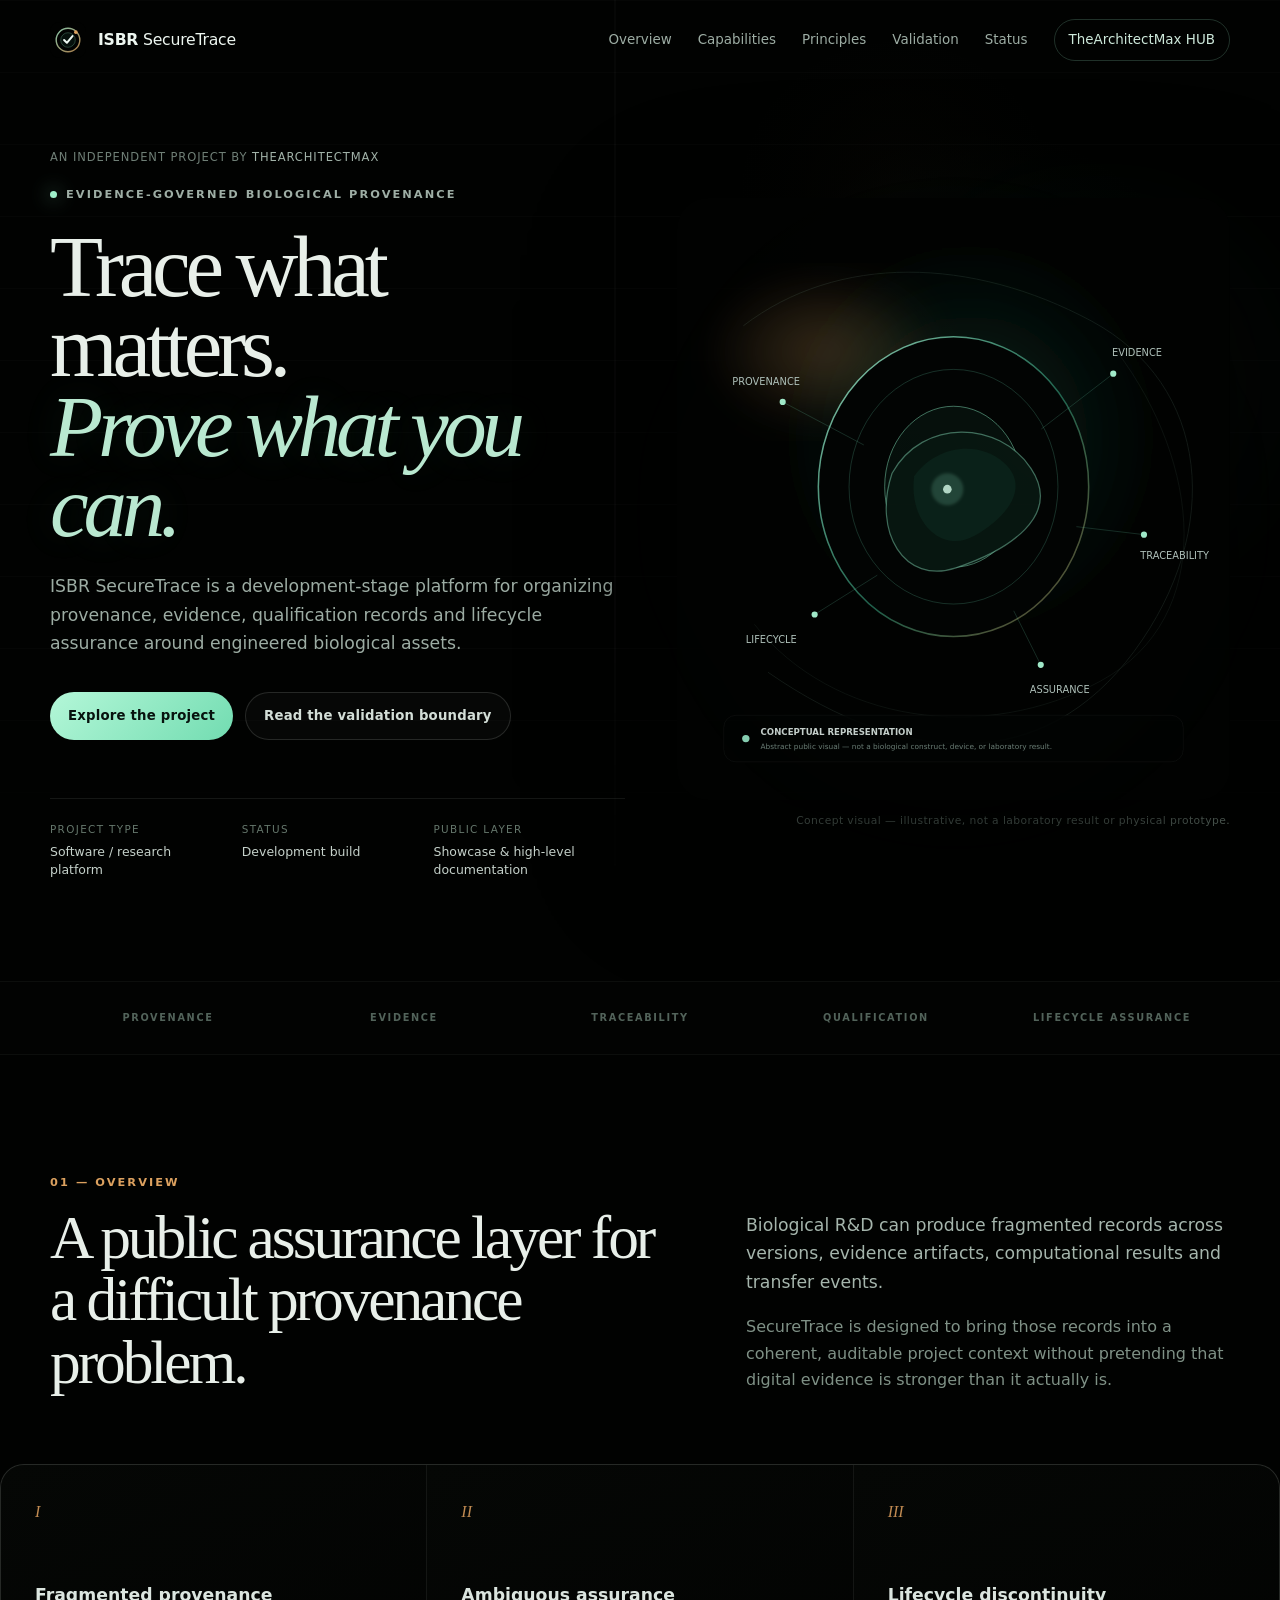
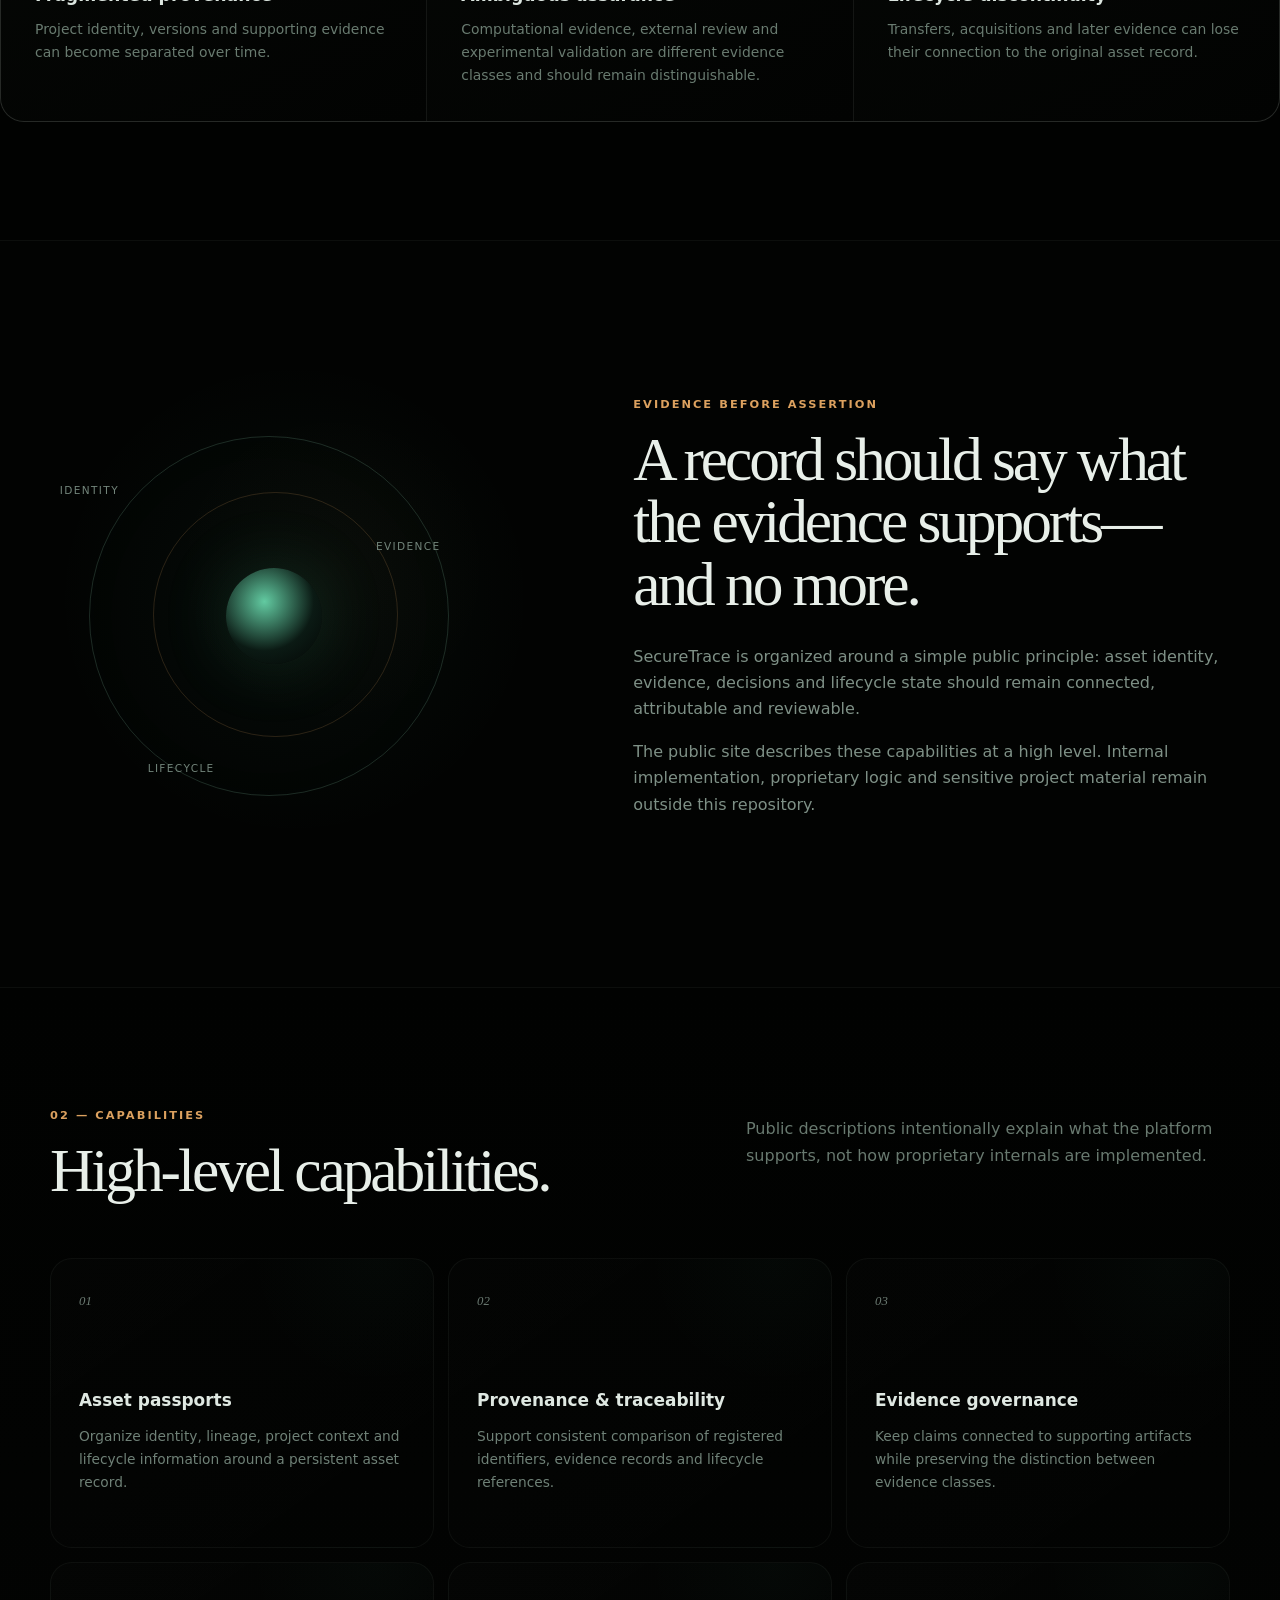
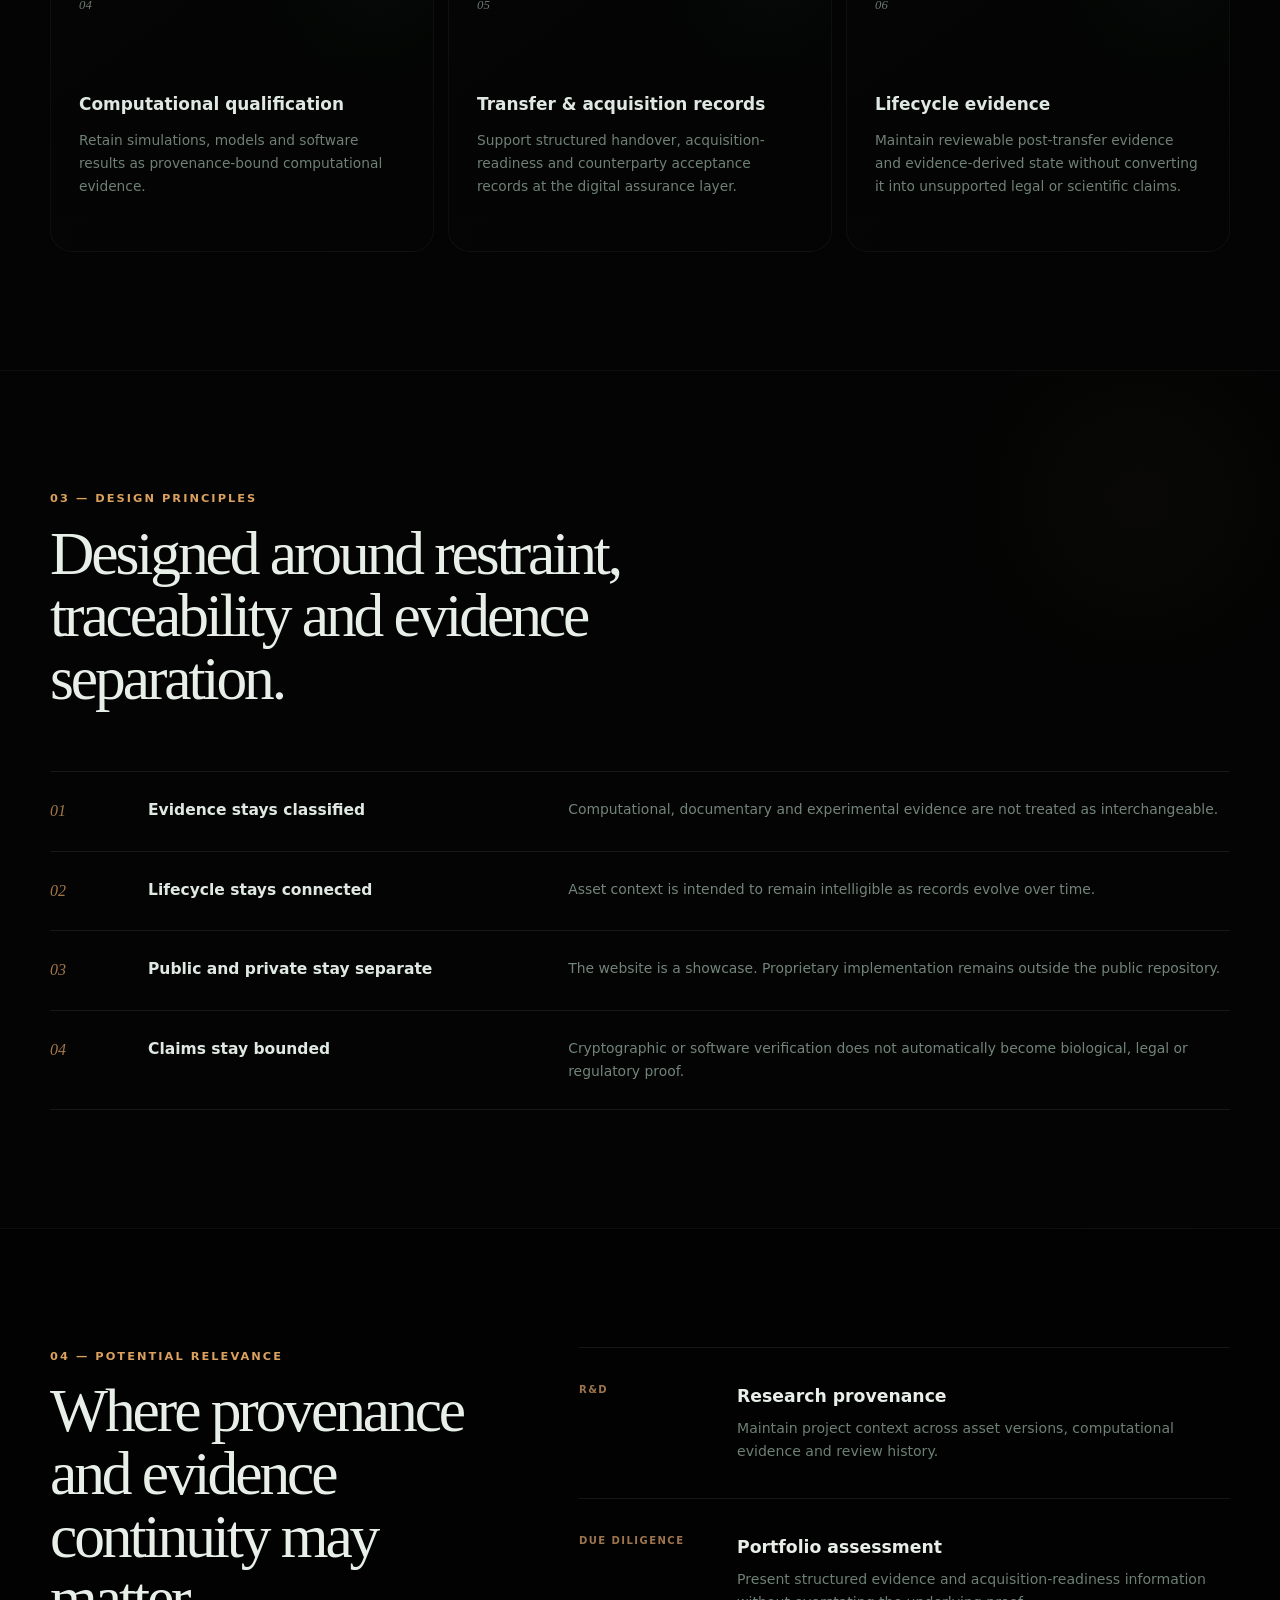
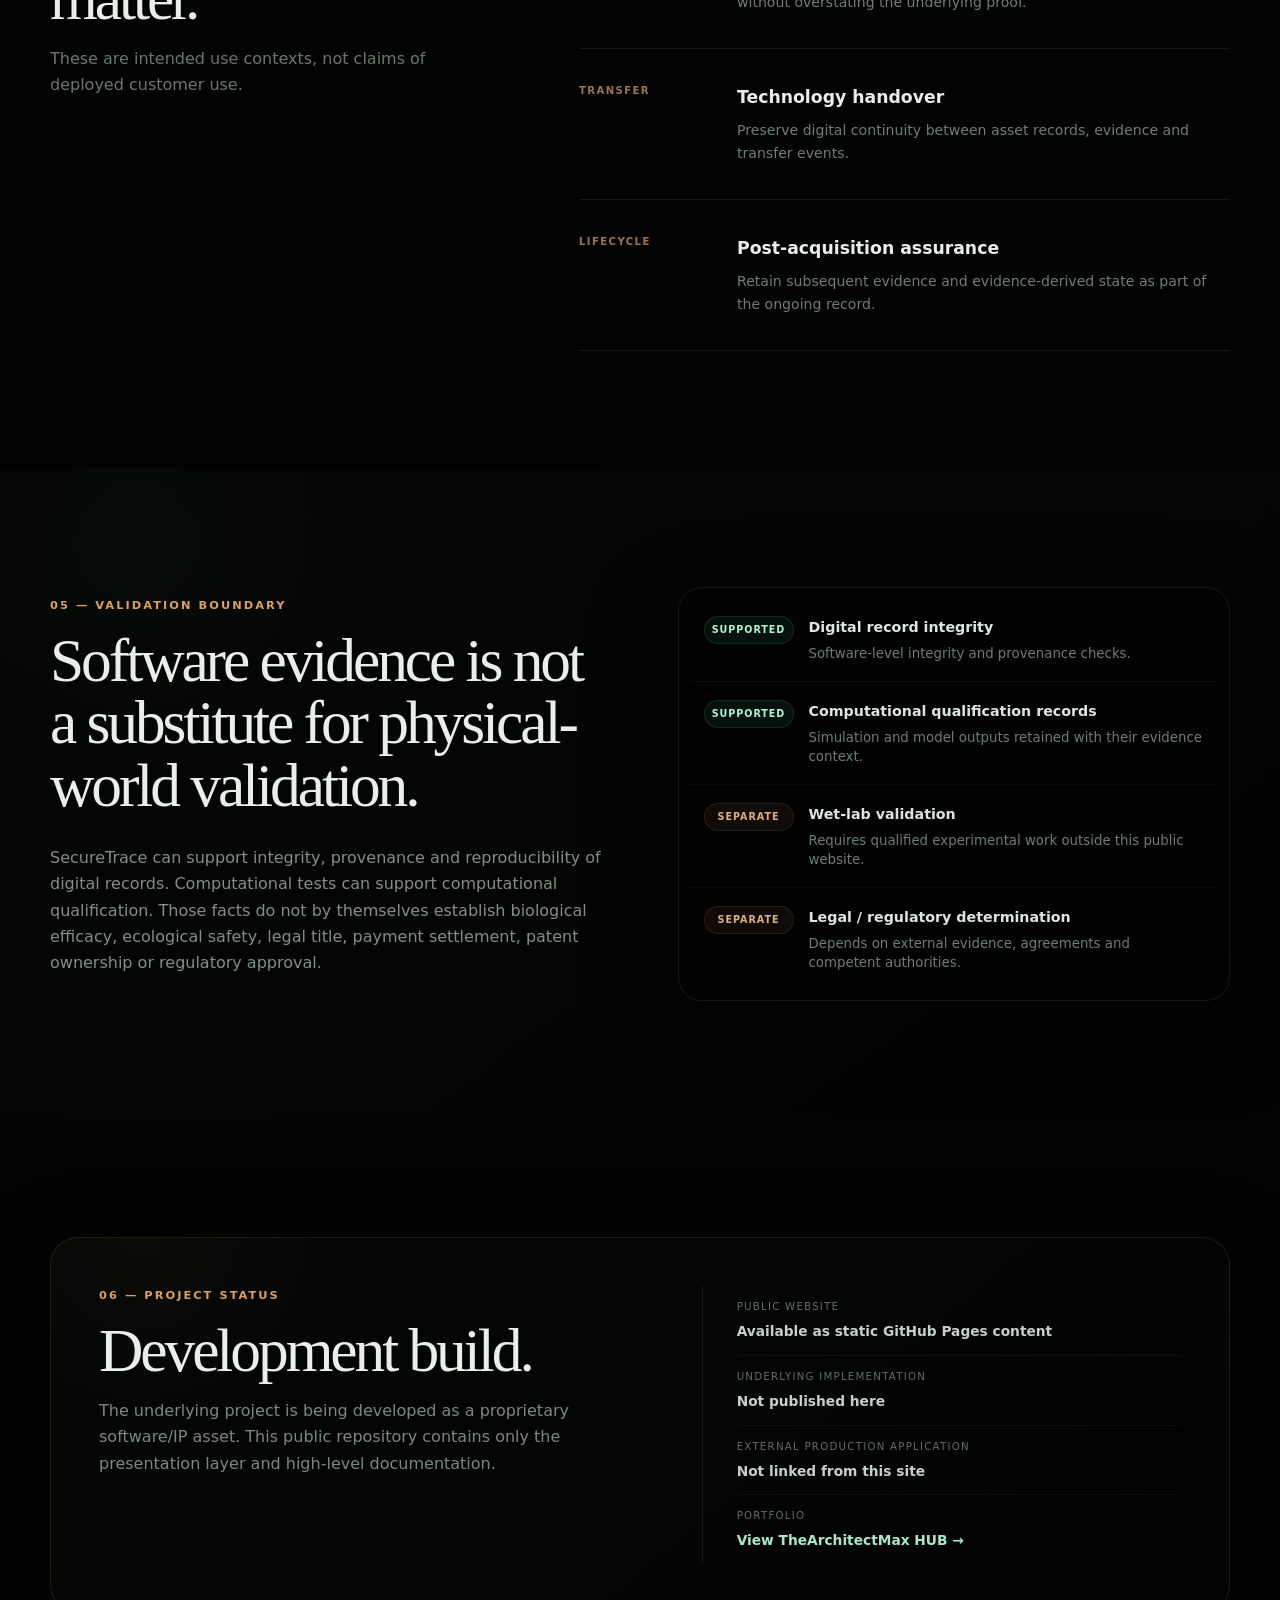
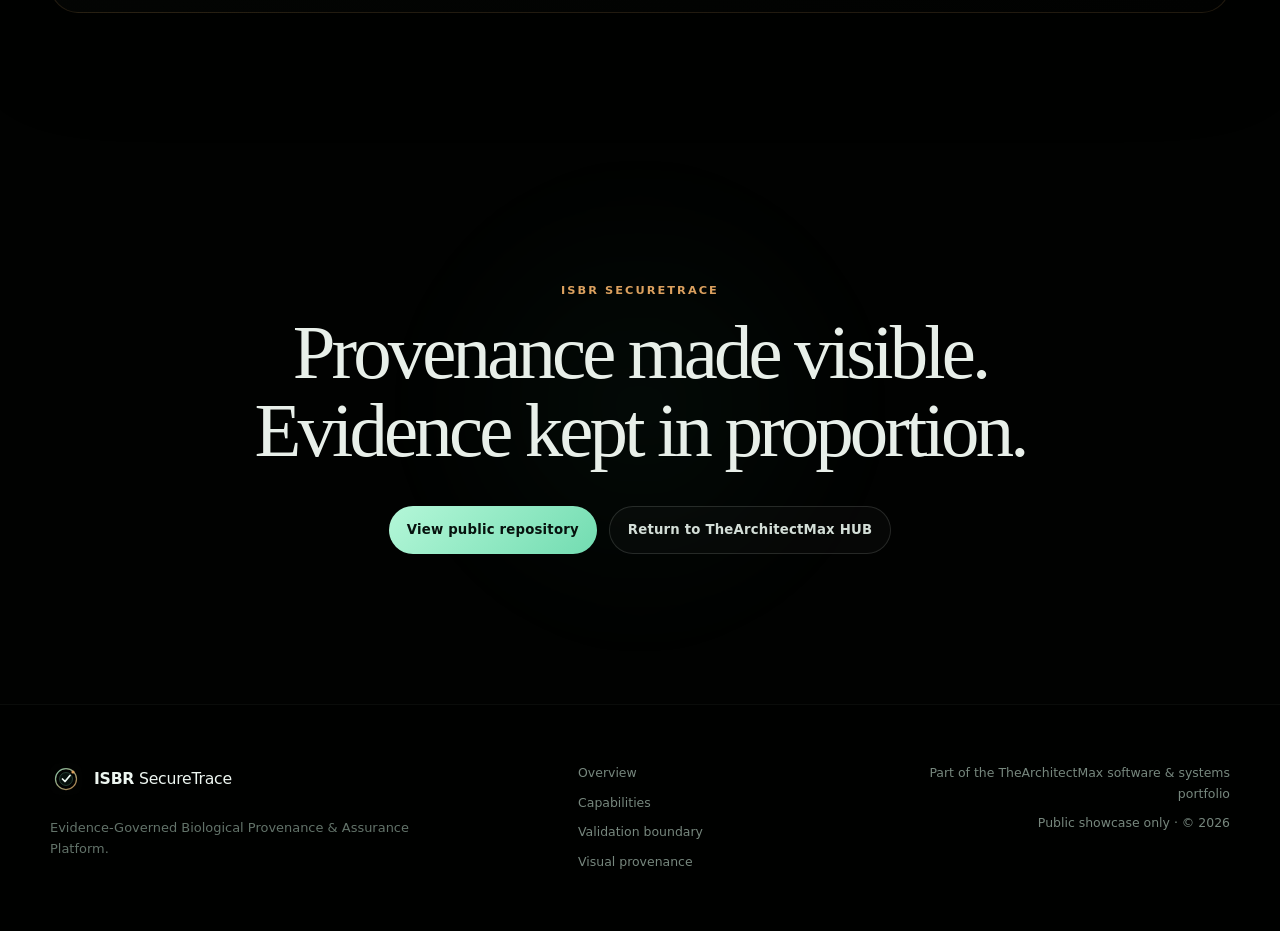
<file: index.html>
<!doctype html>
<html lang="en">
<head>
  <meta charset="utf-8">
  <meta name="viewport" content="width=device-width,initial-scale=1">
  <meta name="description" content="ISBR SecureTrace is a development-stage evidence-governed platform for biological asset provenance, traceability, computational qualification and lifecycle assurance.">
  <meta name="theme-color" content="#010201">
  <link rel="canonical" href="https://thearchitect-max.github.io/ISBR-SecureTrace-Website/">
  <link rel="manifest" href="site.webmanifest">
  <meta property="og:title" content="ISBR SecureTrace">
  <meta property="og:description" content="Evidence-Governed Biological Provenance & Assurance Platform">
  <meta property="og:type" content="website">
  <meta property="og:url" content="https://thearchitect-max.github.io/ISBR-SecureTrace-Website/">
  <title>ISBR SecureTrace — Biological Provenance & Assurance</title>
  <link rel="icon" href="assets/mark.svg" type="image/svg+xml">
  <link rel="stylesheet" href="styles.css">
  <script defer src="script.js"></script>
</head>
<body>
  <a class="skip-link" href="#main">Skip to content</a>

  <header class="site-header" data-header>
    <div class="shell nav-wrap">
      <a class="brand" href="#top" aria-label="ISBR SecureTrace home">
        <img src="assets/mark.svg" alt="" width="36" height="36">
        <span><strong>ISBR</strong> SecureTrace</span>
      </a>
      <button class="nav-toggle" type="button" aria-label="Toggle navigation" aria-expanded="false" data-nav-toggle>
        <span></span><span></span><span></span>
      </button>
      <nav class="nav" data-nav aria-label="Primary navigation">
        <a href="#overview">Overview</a>
        <a href="#capabilities">Capabilities</a>
        <a href="#principles">Principles</a>
        <a href="#validation">Validation</a>
        <a href="#status">Status</a>
        <a class="nav-cta" href="https://thearchitect-max.github.io/MyProjects/">TheArchitectMax HUB</a>
      </nav>
    </div>
  </header>

  <main id="main">
    <section class="hero" id="top">
      <div class="hero-atmosphere" aria-hidden="true"></div>
      <div class="shell hero-grid">
        <div class="hero-copy">
          <p class="family-line">An independent project by <a href="https://thearchitect-max.github.io/MyProjects/">TheArchitectMax</a></p>
          <p class="eyebrow"><span class="signal"></span> Evidence-governed biological provenance</p>
          <h1>Trace what matters.<br><em>Prove what you can.</em></h1>
          <p class="hero-lede">
            ISBR SecureTrace is a development-stage platform for organizing provenance, evidence,
            qualification records and lifecycle assurance around engineered biological assets.
          </p>
          <div class="hero-actions">
            <a class="button primary" href="#overview">Explore the project</a>
            <a class="button secondary" href="#validation">Read the validation boundary</a>
          </div>
          <dl class="hero-meta" aria-label="Project summary">
            <div><dt>Project type</dt><dd>Software / research platform</dd></div>
            <div><dt>Status</dt><dd>Development build</dd></div>
            <div><dt>Public layer</dt><dd>Showcase & high-level documentation</dd></div>
          </dl>
        </div>

        <figure class="hero-visual">
          <div class="visual-glow" aria-hidden="true"></div>
          <img src="assets/securetrace-concept.svg"
               width="900" height="980"
               alt="Conceptual illustration of a biological asset surrounded by provenance, evidence, traceability and lifecycle assurance nodes.">
          <figcaption>Concept visual — illustrative, not a laboratory result or physical prototype.</figcaption>
        </figure>
      </div>
    </section>

    <section class="quiet-strip" aria-label="Platform focus">
      <div class="shell quiet-grid">
        <span>PROVENANCE</span><span>EVIDENCE</span><span>TRACEABILITY</span><span>QUALIFICATION</span><span>LIFECYCLE ASSURANCE</span>
      </div>
    </section>

    <section class="section intro" id="overview">
      <div class="shell split-heading">
        <div>
          <p class="kicker">01 — Overview</p>
          <h2>A public assurance layer for a difficult provenance problem.</h2>
        </div>
        <div class="editorial-copy">
          <p class="lead">Biological R&amp;D can produce fragmented records across versions, evidence artifacts, computational results and transfer events.</p>
          <p>SecureTrace is designed to bring those records into a coherent, auditable project context without pretending that digital evidence is stronger than it actually is.</p>
        </div>
      </div>

      <div class="problem-grid">
        <article>
          <span class="roman">I</span>
          <h3>Fragmented provenance</h3>
          <p>Project identity, versions and supporting evidence can become separated over time.</p>
        </article>
        <article>
          <span class="roman">II</span>
          <h3>Ambiguous assurance</h3>
          <p>Computational evidence, external review and experimental validation are different evidence classes and should remain distinguishable.</p>
        </article>
        <article>
          <span class="roman">III</span>
          <h3>Lifecycle discontinuity</h3>
          <p>Transfers, acquisitions and later evidence can lose their connection to the original asset record.</p>
        </article>
      </div>
    </section>

    <section class="section visual-story" aria-labelledby="story-title">
      <div class="shell story-grid">
        <div class="story-orbit" aria-hidden="true">
          <div class="orbit orbit-a"></div>
          <div class="orbit orbit-b"></div>
          <div class="orbit-core"></div>
          <span class="orbit-label label-a">Identity</span>
          <span class="orbit-label label-b">Evidence</span>
          <span class="orbit-label label-c">Lifecycle</span>
        </div>
        <div class="story-copy">
          <p class="kicker">Evidence before assertion</p>
          <h2 id="story-title">A record should say what the evidence supports—and no more.</h2>
          <p>
            SecureTrace is organized around a simple public principle: asset identity, evidence,
            decisions and lifecycle state should remain connected, attributable and reviewable.
          </p>
          <p>
            The public site describes these capabilities at a high level. Internal implementation,
            proprietary logic and sensitive project material remain outside this repository.
          </p>
        </div>
      </div>
    </section>

    <section class="section capabilities" id="capabilities">
      <div class="shell">
        <div class="split-heading compact">
          <div>
            <p class="kicker">02 — Capabilities</p>
            <h2>High-level capabilities.</h2>
          </div>
          <p class="side-note">Public descriptions intentionally explain what the platform supports, not how proprietary internals are implemented.</p>
        </div>

        <div class="capability-grid">
          <article class="capability-card">
            <span class="cap-index">01</span>
            <h3>Asset passports</h3>
            <p>Organize identity, lineage, project context and lifecycle information around a persistent asset record.</p>
          </article>
          <article class="capability-card">
            <span class="cap-index">02</span>
            <h3>Provenance & traceability</h3>
            <p>Support consistent comparison of registered identifiers, evidence records and lifecycle references.</p>
          </article>
          <article class="capability-card">
            <span class="cap-index">03</span>
            <h3>Evidence governance</h3>
            <p>Keep claims connected to supporting artifacts while preserving the distinction between evidence classes.</p>
          </article>
          <article class="capability-card">
            <span class="cap-index">04</span>
            <h3>Computational qualification</h3>
            <p>Retain simulations, models and software results as provenance-bound computational evidence.</p>
          </article>
          <article class="capability-card">
            <span class="cap-index">05</span>
            <h3>Transfer & acquisition records</h3>
            <p>Support structured handover, acquisition-readiness and counterparty acceptance records at the digital assurance layer.</p>
          </article>
          <article class="capability-card">
            <span class="cap-index">06</span>
            <h3>Lifecycle evidence</h3>
            <p>Maintain reviewable post-transfer evidence and evidence-derived state without converting it into unsupported legal or scientific claims.</p>
          </article>
        </div>
      </div>
    </section>

    <section class="section principles" id="principles">
      <div class="shell">
        <div class="principle-head">
          <p class="kicker">03 — Design principles</p>
          <h2>Designed around restraint, traceability and evidence separation.</h2>
        </div>
        <div class="principle-list">
          <div class="principle">
            <span>01</span><strong>Evidence stays classified</strong>
            <p>Computational, documentary and experimental evidence are not treated as interchangeable.</p>
          </div>
          <div class="principle">
            <span>02</span><strong>Lifecycle stays connected</strong>
            <p>Asset context is intended to remain intelligible as records evolve over time.</p>
          </div>
          <div class="principle">
            <span>03</span><strong>Public and private stay separate</strong>
            <p>The website is a showcase. Proprietary implementation remains outside the public repository.</p>
          </div>
          <div class="principle">
            <span>04</span><strong>Claims stay bounded</strong>
            <p>Cryptographic or software verification does not automatically become biological, legal or regulatory proof.</p>
          </div>
        </div>
      </div>
    </section>

    <section class="section use-cases" id="use-cases">
      <div class="shell use-layout">
        <div class="sticky-copy">
          <p class="kicker">04 — Potential relevance</p>
          <h2>Where provenance and evidence continuity may matter.</h2>
          <p>These are intended use contexts, not claims of deployed customer use.</p>
        </div>
        <div class="use-stack">
          <article><span>R&amp;D</span><h3>Research provenance</h3><p>Maintain project context across asset versions, computational evidence and review history.</p></article>
          <article><span>DUE DILIGENCE</span><h3>Portfolio assessment</h3><p>Present structured evidence and acquisition-readiness information without overstating the underlying proof.</p></article>
          <article><span>TRANSFER</span><h3>Technology handover</h3><p>Preserve digital continuity between asset records, evidence and transfer events.</p></article>
          <article><span>LIFECYCLE</span><h3>Post-acquisition assurance</h3><p>Retain subsequent evidence and evidence-derived state as part of the ongoing record.</p></article>
        </div>
      </div>
    </section>

    <section class="section validation" id="validation">
      <div class="shell validation-grid">
        <div class="validation-copy">
          <p class="kicker">05 — Validation boundary</p>
          <h2>Software evidence is not a substitute for physical-world validation.</h2>
          <p>
            SecureTrace can support integrity, provenance and reproducibility of digital records.
            Computational tests can support computational qualification. Those facts do not by themselves
            establish biological efficacy, ecological safety, legal title, payment settlement, patent ownership or regulatory approval.
          </p>
        </div>
        <div class="boundary-table" role="table" aria-label="Validation boundary">
          <div class="boundary-row" role="row"><span class="state supported">Supported</span><div><strong>Digital record integrity</strong><small>Software-level integrity and provenance checks.</small></div></div>
          <div class="boundary-row" role="row"><span class="state supported">Supported</span><div><strong>Computational qualification records</strong><small>Simulation and model outputs retained with their evidence context.</small></div></div>
          <div class="boundary-row" role="row"><span class="state separate">Separate</span><div><strong>Wet-lab validation</strong><small>Requires qualified experimental work outside this public website.</small></div></div>
          <div class="boundary-row" role="row"><span class="state separate">Separate</span><div><strong>Legal / regulatory determination</strong><small>Depends on external evidence, agreements and competent authorities.</small></div></div>
        </div>
      </div>
    </section>

    <section class="section status-section" id="status">
      <div class="shell status-card">
        <div>
          <p class="kicker">06 — Project status</p>
          <h2>Development build.</h2>
          <p>
            The underlying project is being developed as a proprietary software/IP asset.
            This public repository contains only the presentation layer and high-level documentation.
          </p>
        </div>
        <div class="status-facts">
          <div><span>Public website</span><strong>Available as static GitHub Pages content</strong></div>
          <div><span>Underlying implementation</span><strong>Not published here</strong></div>
          <div><span>External production application</span><strong>Not linked from this site</strong></div>
          <div><span>Portfolio</span><strong><a href="https://thearchitect-max.github.io/MyProjects/">View TheArchitectMax HUB →</a></strong></div>
        </div>
      </div>
    </section>

    <section class="section closing">
      <div class="shell closing-inner">
        <p class="kicker">ISBR SecureTrace</p>
        <h2>Provenance made visible.<br>Evidence kept in proportion.</h2>
        <div class="closing-actions">
          <a class="button primary" href="https://github.com/TheArchitect-max/ISBR-SecureTrace-Website">View public repository</a>
          <a class="button secondary" href="https://thearchitect-max.github.io/MyProjects/">Return to TheArchitectMax HUB</a>
        </div>
      </div>
    </section>
  </main>

  <footer>
    <div class="shell footer-grid">
      <div class="footer-brand-block">
        <a class="brand" href="#top">
          <img src="assets/mark.svg" alt="" width="32" height="32">
          <span><strong>ISBR</strong> SecureTrace</span>
        </a>
        <p>Evidence-Governed Biological Provenance &amp; Assurance Platform.</p>
      </div>
      <div class="footer-links">
        <a href="#overview">Overview</a>
        <a href="#capabilities">Capabilities</a>
        <a href="#validation">Validation boundary</a>
        <a href="IMAGE_CREDITS.md">Visual provenance</a>
      </div>
      <div class="footer-note">
        <span>Part of the TheArchitectMax software &amp; systems portfolio</span>
        <span>Public showcase only · © <span data-year></span></span>
      </div>
    </div>
  </footer>
</body>
</html>
</file>
<file: styles.css>
:root{
  --black:#010201;
  --black-soft:#030504;
  --charcoal:#070a08;
  --charcoal-2:#0a0e0b;
  --ivory:#e8efe9;
  --mist:#a7b5ad;
  --muted:#788980;
  --jade:#9ff0cb;
  --jade-strong:#48c99b;
  --amber:#dca15f;
  --amber-soft:#f0c38b;
  --line:rgba(226,239,231,.085);
  --line-soft:rgba(226,239,231,.045);
  --glass:rgba(4,7,5,.88);
  --radius:26px;
  --shadow:0 30px 90px rgba(0,0,0,.42);
}
*{box-sizing:border-box}
html{scroll-behavior:smooth;background:var(--black)}
body{
  margin:0;
  color:var(--ivory);
  background:
    radial-gradient(circle at 14% 10%,rgba(220,161,95,.018),transparent 20rem),
    radial-gradient(circle at 86% 34%,rgba(72,201,155,.014),transparent 24rem),
    var(--black);
  font-family:Inter,ui-sans-serif,system-ui,-apple-system,BlinkMacSystemFont,"Segoe UI",sans-serif;
  line-height:1.65;
  -webkit-font-smoothing:antialiased;
  text-rendering:optimizeLegibility;
}
a{color:inherit;text-decoration:none}
img{display:block;max-width:100%}
button{font:inherit}
::selection{background:rgba(159,240,203,.22);color:#fff}
.shell{width:min(1180px,calc(100% - 44px));margin-inline:auto}
.skip-link{
  position:fixed;left:18px;top:-90px;z-index:9999;
  background:var(--ivory);color:#07100c;padding:11px 15px;border-radius:8px;font-weight:800
}
.skip-link:focus{top:16px}
a:focus-visible,button:focus-visible{outline:2px solid var(--amber-soft);outline-offset:4px;border-radius:6px}

.site-header{
  position:fixed;inset:0 0 auto;z-index:100;
  border-bottom:1px solid transparent;
  transition:background .25s ease,border-color .25s ease;
}
.site-header.scrolled{
  background:rgba(1,2,1,.94);
  backdrop-filter:blur(18px);
  border-bottom-color:var(--line-soft);
}
.nav-wrap{height:80px;display:flex;align-items:center;justify-content:space-between}
.brand{display:inline-flex;align-items:center;gap:12px;color:#edf6f0;letter-spacing:-.015em;font-size:.98rem}
.brand span{white-space:nowrap}
.brand strong{font-weight:850}
.nav{display:flex;align-items:center;gap:26px;color:#9dadA4;font-size:.84rem}
.nav a{transition:color .2s ease}
.nav a:hover{color:#f5faf6}
.nav-cta{padding:9px 14px;border:1px solid rgba(159,240,203,.2);border-radius:999px;color:#cde8da!important}
.nav-toggle{display:none;background:transparent;border:0;width:44px;height:44px;padding:10px}
.nav-toggle span{display:block;height:2px;background:#f1f6f2;margin:5px 0;border-radius:2px}

.hero{
  position:relative;min-height:900px;padding:148px 0 102px;overflow:hidden;
  background:
    linear-gradient(90deg,rgba(1,2,1,.995) 0%,rgba(1,2,1,.96) 46%,rgba(1,2,1,.70) 69%,rgba(1,2,1,.88) 100%),
    radial-gradient(circle at 77% 36%,rgba(91,218,167,.12),transparent 14rem),
    radial-gradient(circle at 70% 20%,rgba(220,161,95,.055),transparent 10rem),
    #010201;
}
.hero:before{
  content:"";position:absolute;inset:0;pointer-events:none;
  background:
    linear-gradient(90deg,transparent 0 48%,rgba(255,255,255,.025) 48% 48.1%,transparent 48.1%),
    linear-gradient(rgba(255,255,255,.018) 1px,transparent 1px);
  background-size:100% 100%,100% 72px;
  mask-image:linear-gradient(to bottom,#000 0 65%,transparent 96%);
}
.hero-atmosphere{
  position:absolute;width:620px;height:620px;right:-130px;top:75px;border-radius:50%;
  background:radial-gradient(circle,rgba(159,240,203,.075),rgba(72,201,155,.012) 42%,transparent 64%);
  filter:blur(42px);opacity:.68;pointer-events:none
}
.hero-grid{position:relative;display:grid;grid-template-columns:1.02fr .98fr;gap:52px;align-items:center}
.family-line{margin:0 0 18px;color:#6f7f76;font-size:.72rem;letter-spacing:.08em;text-transform:uppercase}
.family-line a{color:#a1b2a8}
.eyebrow,.kicker{font-size:.71rem;text-transform:uppercase;letter-spacing:.18em;font-weight:800}
.eyebrow{display:flex;align-items:center;gap:9px;color:#9eaea5;margin:0}
.signal{width:7px;height:7px;border-radius:50%;background:var(--jade);box-shadow:0 0 20px rgba(159,240,203,.85)}
.hero h1{
  margin:23px 0 25px;max-width:760px;
  font-family:Georgia,"Times New Roman",serif;
  font-size:clamp(3.6rem,6.8vw,6.8rem);font-weight:400;line-height:.92;letter-spacing:-.06em
}
.hero h1 em{font-style:italic;color:#b9e8d0;text-shadow:0 0 40px rgba(106,222,173,.12)}
.hero-lede{max-width:680px;margin:0;color:#9cacA3;font-size:1.08rem}
.hero-actions{display:flex;gap:12px;flex-wrap:wrap;margin-top:34px}
.button{
  min-height:48px;padding:0 18px;border-radius:999px;
  display:inline-flex;align-items:center;justify-content:center;
  font-size:.83rem;font-weight:800;letter-spacing:.015em;
  transition:transform .2s ease,background .2s ease,border-color .2s ease
}
.button:hover{transform:translateY(-2px)}
.button.primary{background:linear-gradient(135deg,#b4f7d8,#72dcb1);color:#07120e}
.button.secondary{border:1px solid rgba(232,239,233,.14);background:rgba(255,255,255,.025);color:#d3ded7}
.hero-meta{
  display:grid;grid-template-columns:repeat(3,1fr);gap:0;
  margin:58px 0 0;padding:22px 0 0;border-top:1px solid var(--line)
}
.hero-meta div{padding-right:20px}
.hero-meta dt{color:#65776c;font-size:.65rem;text-transform:uppercase;letter-spacing:.13em}
.hero-meta dd{margin:5px 0 0;color:#c5d1ca;font-size:.78rem;line-height:1.45}

.hero-visual{position:relative;margin:0;justify-self:end;width:min(100%,560px)}
.hero-visual:before{
  content:"";position:absolute;inset:12% 11%;background:rgba(95,224,172,.045);
  border-radius:50%;filter:blur(65px);pointer-events:none
}
.hero-visual img{
  position:relative;width:100%;height:auto;border-radius:31px;
  box-shadow:0 46px 150px rgba(0,0,0,.82);
  opacity:.96
}
.hero-visual figcaption{margin-top:12px;text-align:right;color:#617168;font-size:.67rem;letter-spacing:.04em}

.quiet-strip{border-top:1px solid var(--line-soft);border-bottom:1px solid var(--line-soft);background:#020302}
.quiet-grid{min-height:72px;display:grid;grid-template-columns:repeat(5,1fr);align-items:center}
.quiet-grid span{text-align:center;color:#52635a;font-size:.61rem;letter-spacing:.17em;font-weight:800}

.section{position:relative;padding:118px 0}
.kicker{margin:0 0 14px;color:var(--amber)}
h2{
  margin:0;font-family:Georgia,"Times New Roman",serif;font-weight:400;
  font-size:clamp(2.55rem,4.8vw,4.75rem);line-height:1.02;letter-spacing:-.05em
}
.split-heading{display:grid;grid-template-columns:1.12fr .88fr;gap:80px;align-items:end}
.editorial-copy p{color:#7f9186;margin:0}
.editorial-copy .lead{font-size:1.08rem;color:#a5b5ac;margin-bottom:18px}
.problem-grid{display:grid;grid-template-columns:repeat(3,1fr);gap:1px;margin-top:70px;background:var(--line);border:1px solid var(--line);border-radius:24px;overflow:hidden}
.problem-grid article{background:linear-gradient(155deg,#050705,#020302);padding:34px;min-height:250px}
.roman{font-family:Georgia,serif;color:#c18b52;font-style:italic}
.problem-grid h3{font-size:1.08rem;margin:56px 0 9px;color:#dbe5df}
.problem-grid p{margin:0;color:#697b70;font-size:.87rem}

.visual-story{
  overflow:hidden;background:
    radial-gradient(circle at 23% 48%,rgba(83,210,161,.045),transparent 15rem),
    radial-gradient(circle at 26% 44%,rgba(220,161,95,.024),transparent 10rem),
    #020302;
  border-top:1px solid var(--line-soft);border-bottom:1px solid var(--line-soft)
}
.story-grid{display:grid;grid-template-columns:.9fr 1.1fr;gap:95px;align-items:center}
.story-orbit{position:relative;min-height:510px}
.orbit{position:absolute;border:1px solid rgba(159,240,203,.16);border-radius:50%}
.orbit-a{width:360px;height:360px;left:8%;top:15%;box-shadow:inset 0 0 80px rgba(90,224,172,.012)}
.orbit-b{width:245px;height:245px;left:21%;top:26%;border-color:rgba(220,161,95,.18)}
.orbit-core{position:absolute;width:96px;height:96px;left:36%;top:41%;border-radius:50%;background:radial-gradient(circle at 40% 35%,#62caa1,#0b1a14 58%,#030504);box-shadow:0 0 70px rgba(82,214,163,.15)}
.orbit-label{position:absolute;color:#72847a;font-size:.66rem;text-transform:uppercase;letter-spacing:.13em}
.label-a{left:2%;top:24%}.label-b{right:20%;top:35%}.label-c{left:20%;bottom:18%}
.story-copy{max-width:630px}
.story-copy p:not(.kicker){color:#7e9086}
.story-copy h2{margin-bottom:28px}

.capabilities{background:linear-gradient(180deg,#010201,#030403)}
.split-heading.compact{align-items:start;margin-bottom:56px}
.side-note{margin:10px 0 0;color:#68796f;max-width:470px}
.capability-grid{display:grid;grid-template-columns:repeat(3,1fr);gap:14px}
.capability-card{
  min-height:290px;padding:28px;border:1px solid var(--line-soft);border-radius:22px;
  background:
    radial-gradient(circle at 85% 0%,rgba(75,203,155,.024),transparent 8rem),
    linear-gradient(145deg,rgba(255,255,255,.012),rgba(255,255,255,.003));
  transition:transform .25s ease,border-color .25s ease
}
.capability-card:hover{transform:translateY(-3px);border-color:rgba(159,240,203,.16)}
.cap-index{color:#6b7a72;font-family:Georgia,serif;font-style:italic;font-size:.8rem}
.capability-card h3{margin:74px 0 10px;font-size:1.06rem;color:#dfe8e2}
.capability-card p{margin:0;color:#6f8177;font-size:.86rem}

.principles{
  background:
    radial-gradient(circle at 89% 15%,rgba(220,161,95,.028),transparent 12rem),
    #030403;
  border-top:1px solid var(--line-soft);border-bottom:1px solid var(--line-soft)
}
.principle-head{max-width:770px;margin-bottom:62px}
.principle-list{border-top:1px solid var(--line)}
.principle{
  display:grid;grid-template-columns:70px minmax(220px,.8fr) 1.35fr;gap:28px;align-items:start;
  padding:26px 0;border-bottom:1px solid var(--line)
}
.principle>span{color:#a4774b;font-family:Georgia,serif;font-style:italic}
.principle strong{font-size:.97rem;color:#dfe8e2}
.principle p{margin:0;color:#73857b;font-size:.87rem}

.use-cases{background:#010201}
.use-layout{display:grid;grid-template-columns:.8fr 1.2fr;gap:95px;align-items:start}
.sticky-copy{position:sticky;top:125px}
.sticky-copy p:not(.kicker){color:#68796f;max-width:430px}
.use-stack{border-top:1px solid var(--line)}
.use-stack article{padding:34px 0;border-bottom:1px solid var(--line);display:grid;grid-template-columns:130px 1fr;column-gap:28px}
.use-stack article>span{grid-row:1/3;color:#9d744d;font-size:.63rem;letter-spacing:.14em;font-weight:800}
.use-stack h3{margin:0 0 7px;font-size:1.08rem}
.use-stack p{margin:0;color:#6d8075;font-size:.88rem}

.validation{
  background:
    radial-gradient(circle at 11% 12%,rgba(73,205,156,.028),transparent 13rem),
    linear-gradient(145deg,#040604,#010201)
}
.validation-grid{display:grid;grid-template-columns:1fr 1fr;gap:75px;align-items:center}
.validation-copy p:not(.kicker){color:#819087;margin-top:28px}
.boundary-table{border:1px solid var(--line);border-radius:24px;background:rgba(1,2,1,.86);padding:10px;box-shadow:var(--shadow)}
.boundary-row{display:grid;grid-template-columns:90px 1fr;gap:15px;padding:18px 15px;border-bottom:1px solid var(--line-soft)}
.boundary-row:last-child{border-bottom:0}
.state{align-self:start;font-size:.6rem;letter-spacing:.1em;text-transform:uppercase;font-weight:850;padding:5px 7px;border-radius:999px;text-align:center}
.state.supported{color:#aef3d2;background:rgba(69,199,151,.09);border:1px solid rgba(100,229,180,.12)}
.state.separate{color:#ddb07f;background:rgba(220,161,95,.07);border:1px solid rgba(220,161,95,.12)}
.boundary-row strong{display:block;color:#dce6df;font-size:.89rem}
.boundary-row small{display:block;color:#6c7e73;margin-top:4px;line-height:1.45}

.status-section{background:#010201}
.status-card{
  display:grid;grid-template-columns:1fr .9fr;gap:70px;padding:48px;
  border:1px solid rgba(220,161,95,.14);border-radius:28px;
  background:
    radial-gradient(circle at 8% 0%,rgba(220,161,95,.034),transparent 12rem),
    linear-gradient(140deg,#040604,#010201);
  box-shadow:var(--shadow)
}
.status-card>div:first-child>p:not(.kicker){color:#788a80}
.status-facts{border-left:1px solid var(--line);padding-left:34px}
.status-facts div{padding:12px 0;border-bottom:1px solid var(--line-soft)}
.status-facts div:last-child{border-bottom:0}
.status-facts span{display:block;color:#5e7066;font-size:.64rem;text-transform:uppercase;letter-spacing:.12em}
.status-facts strong{display:block;margin-top:5px;color:#c5d0c9;font-size:.86rem;font-weight:600}
.status-facts a{color:#a9e8ca}

.closing{padding-top:150px;padding-bottom:150px;overflow:hidden}
.closing:before{
  content:"";position:absolute;width:600px;height:600px;left:50%;top:48%;transform:translate(-50%,-50%);
  background:radial-gradient(circle,rgba(74,207,158,.045),transparent 58%);filter:blur(30px);pointer-events:none
}
.closing-inner{position:relative;text-align:center}
.closing h2{font-size:clamp(3rem,6vw,6rem)}
.closing-actions{display:flex;justify-content:center;gap:12px;flex-wrap:wrap;margin-top:36px}

footer{background:#000100;border-top:1px solid var(--line-soft);padding:58px 0;color:#76877d}
.footer-grid{display:grid;grid-template-columns:1.35fr .7fr 1fr;gap:50px;align-items:start}
.footer-brand-block p{max-width:360px;font-size:.81rem;color:#627369}
.footer-links,.footer-note{display:flex;flex-direction:column;gap:9px;font-size:.78rem}
.footer-links a:hover{color:#e3ece6}
.footer-note{text-align:right}

@media(max-width:1000px){
  .hero-grid,.split-heading,.story-grid,.validation-grid,.status-card{grid-template-columns:1fr}
  .hero-visual{justify-self:start;max-width:620px}
  .hero-meta{max-width:720px}
  .problem-grid,.capability-grid{grid-template-columns:1fr 1fr}
  .story-orbit{min-height:420px;max-width:540px}
  .use-layout{grid-template-columns:1fr;gap:50px}
  .sticky-copy{position:static}
  .status-facts{border-left:0;border-top:1px solid var(--line);padding-left:0;padding-top:22px}
  .footer-grid{grid-template-columns:1fr 1fr}.footer-note{text-align:left}
  .quiet-grid{grid-template-columns:repeat(3,1fr);padding:18px 0;gap:16px}
}
@media(max-width:740px){
  .shell{width:min(100% - 28px,1180px)}
  .site-header{background:rgba(1,2,1,.96);backdrop-filter:blur(16px)}
  .nav-toggle{display:block}
  .nav{
    position:absolute;left:14px;right:14px;top:80px;display:none;flex-direction:column;align-items:stretch;
    padding:18px;border:1px solid var(--line);border-radius:18px;background:#030403;box-shadow:0 25px 60px rgba(0,0,0,.5)
  }
  .nav.open{display:flex}
  .nav a{padding:6px 3px}
  .hero{min-height:auto;padding:126px 0 78px}
  .hero h1{font-size:clamp(3.1rem,16vw,5rem)}
  .hero-meta{grid-template-columns:1fr;gap:15px}
  .hero-meta div{padding-right:0}
  .quiet-grid{grid-template-columns:1fr 1fr}
  .section{padding:82px 0}
  .problem-grid,.capability-grid{grid-template-columns:1fr}
  .story-orbit{min-height:330px}
  .orbit-a{width:280px;height:280px}.orbit-b{width:190px;height:190px}.orbit-core{left:38%;top:39%}
  .principle{grid-template-columns:48px 1fr}.principle p{grid-column:2}
  .use-stack article{grid-template-columns:1fr}.use-stack article>span{grid-row:auto;margin-bottom:8px}
  .status-card{padding:30px}
  .footer-grid{grid-template-columns:1fr}
}
@media(max-width:440px){
  .quiet-grid{grid-template-columns:1fr}
  .story-orbit{transform:scale(.88);transform-origin:left center}
  .boundary-row{grid-template-columns:1fr}
  .state{justify-self:start}
}
@media(prefers-reduced-motion:reduce){
  html{scroll-behavior:auto}
  *,*:before,*:after{scroll-behavior:auto!important;transition:none!important;animation:none!important}
}
</file>
